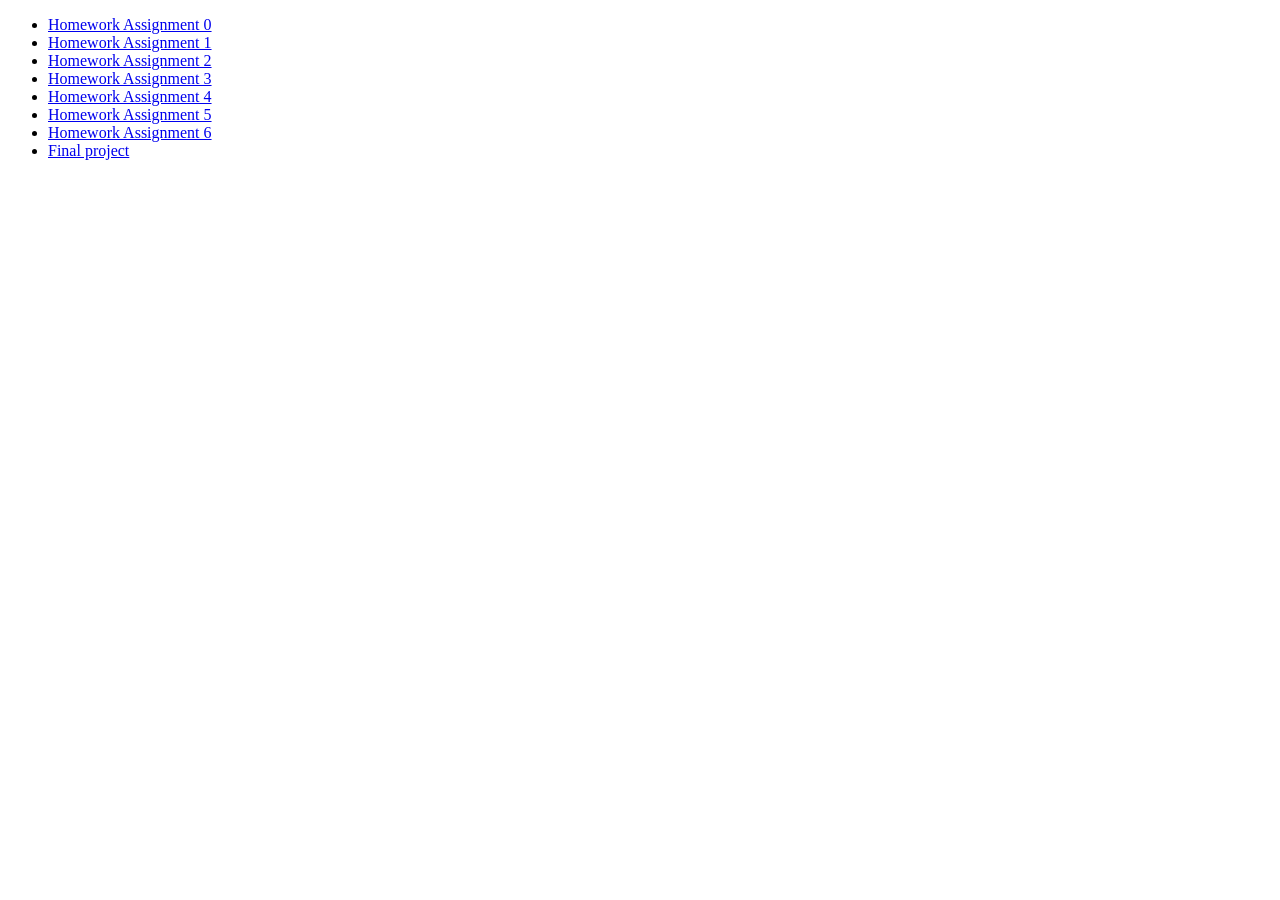
<file: index.html>
<!DOCTYPE html>
<html lang="en">
  <meta charset="UTF-8">
  <title>Page Title</title>
  
  <body>

    <ul>
      <li><a href="solution-hw0">Homework Assignment 0</a></li>
      <li><a href="solution-hw1/index.html">Homework Assignment 1</a></li>
      <li><a href="solution-hw2/index.html">Homework Assignment 2</a></li>
      <li><a href="solution-hw3/index.html">Homework Assignment 3</a></li>
      <li><a href="solution-hw4/index.html">Homework Assignment 4</a></li>
      <li><a href="solution-hw5/index.html">Homework Assignment 5</a></li>
      <li><a href="solution-hw6/index.html">Homework Assignment 6</a></li>
      <li><a href="final-project/index.html">Final project</a></li>
    </ul>

  </body>
</html>
</file>
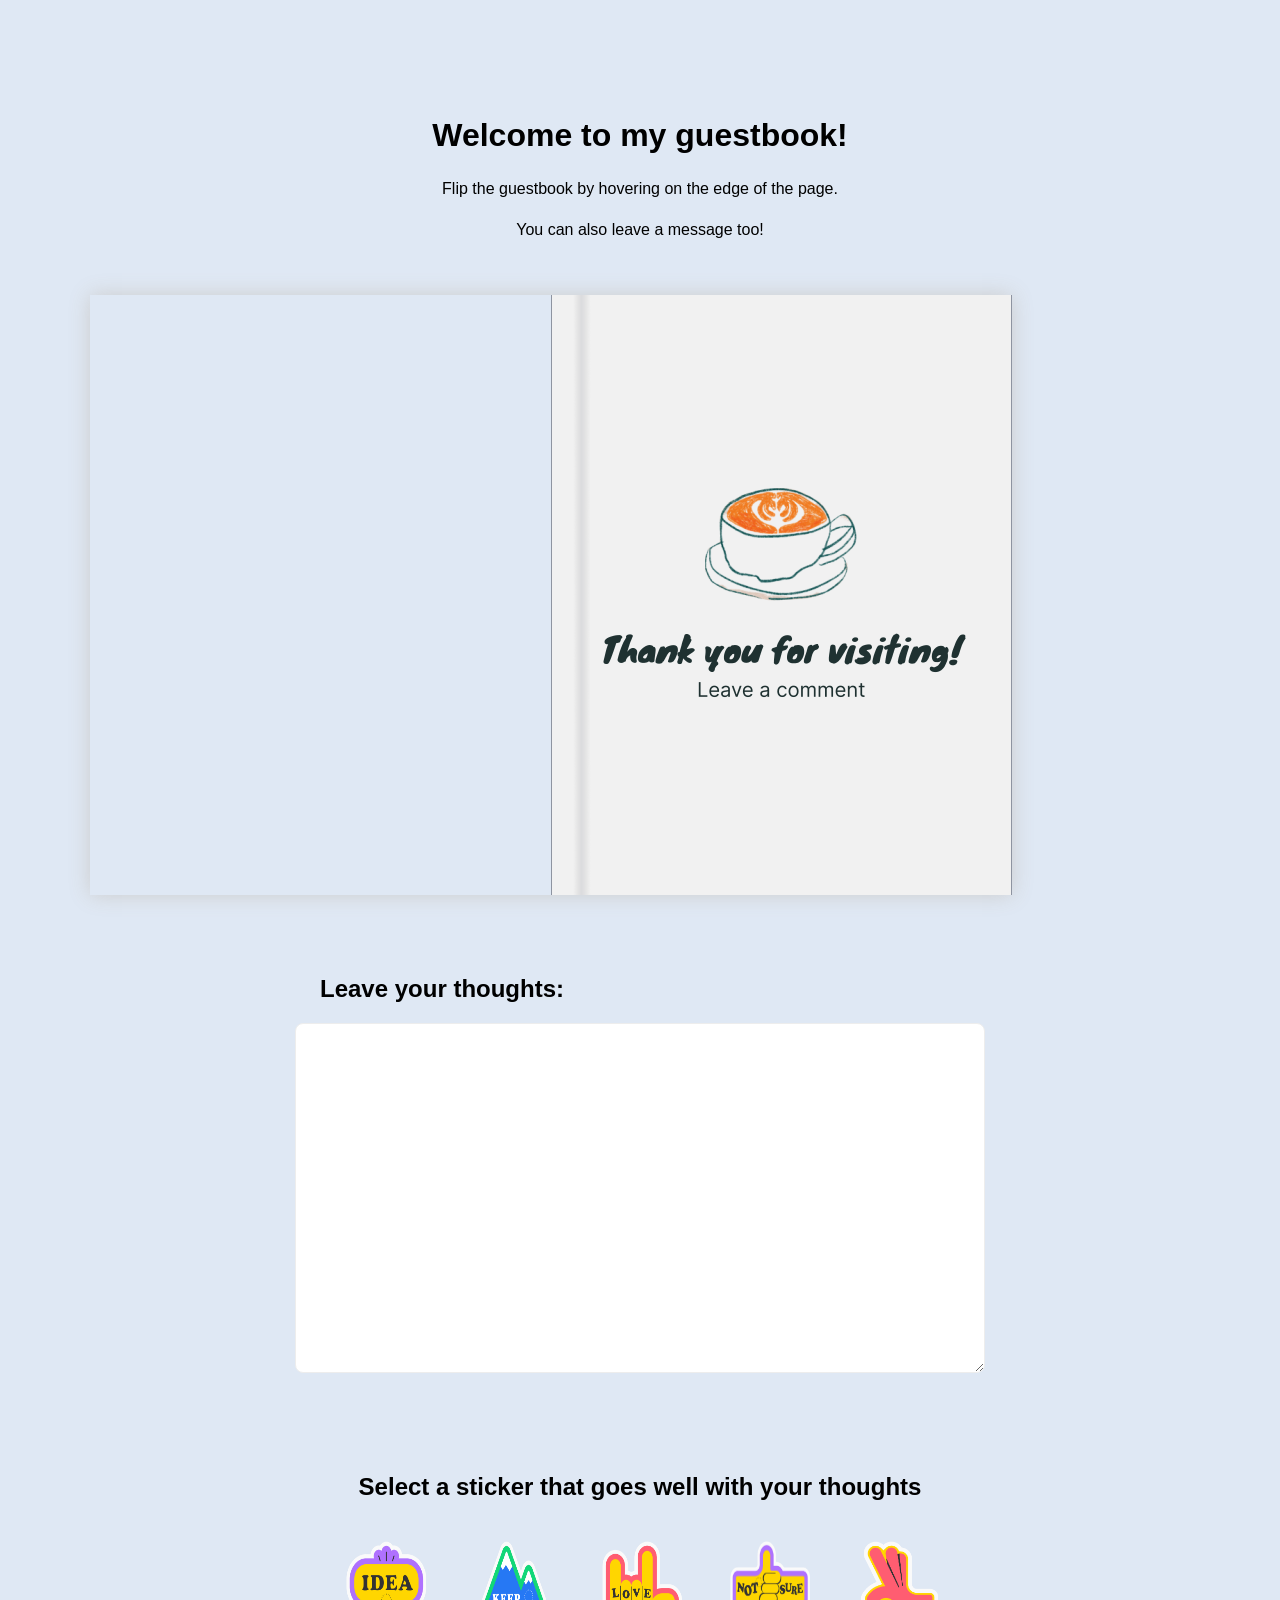
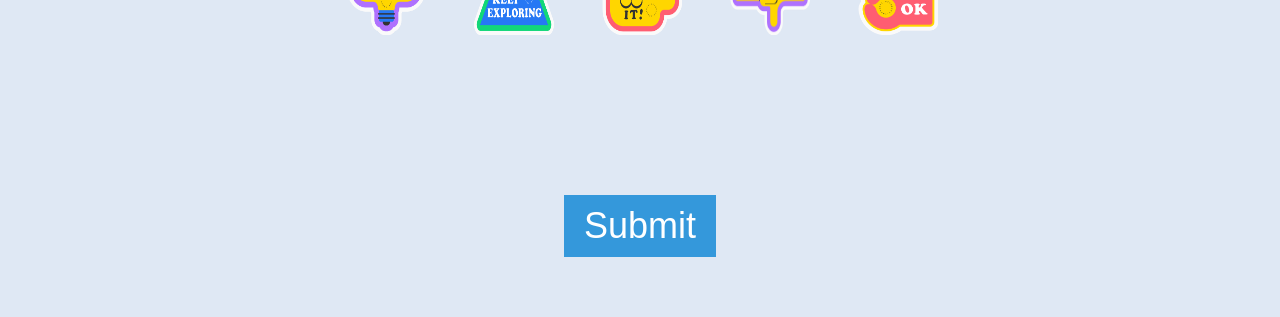
<file: final-project/index.html>
<!DOCTYPE html>
<html lang="en">
  <meta name="viewport" content="width = 1050, user-scalable = no" />
  <link href="style.css" rel="stylesheet" type="text/css">
  <script src="turnjs4/extras/jquery.min.1.7.js"></script>
  <script src="turnjs4/extras/modernizr.2.5.3.min.js"></script>
  <script src="turnjs4/lib/turn.js"></script>
  <script src="turnjs4/lib/turn.html4.min.js"></script>
  
  <script src="main.js" defer></script>

  <title>Guest book</title>



  <body>

      <div class="container"> 
        <div class = "introduction">
          <h1>Welcome to my guestbook!</h1>
          <p>Flip the guestbook by hovering on the edge of the page.</p>
          <p>You can also leave a message too!</p>
        </div>
        <div class="flipbook">
        
          <div class="cover">
          </div>
        
          <div class="page">
              <p class="comment">Your portfolio is impressive! I really like the way you blend creativity and functionality in your designs. Each project tells a unique story, and it's clear you put thought into every detail. Keep up the great work!</p>
              <img src="stickers/idea.png" alt="placeholder sticker" width="150" class="sticker">
          </div>

          <div class="page">
            <p class="comment">Really loving your portfolio! Your designs are clean and eye-catching. Great job on the attention to detail.</p>
            <img src="stickers/keep-exploring.png" alt="placeholder sticker" width="150" class="sticker">
          </div>

          <div class="page">
            <p class="comment">Impressed by your work! Your designs have a nice balance and simplicity that stands out. Looking forward to seeing more.</p>
            <img src="stickers/love-it.png" alt="placeholder sticker" width="150" class="sticker">
          </div>

          <div class="page">
            <p class="comment">I wonder if it will be better to place your final iterations at the top of the project page.</p>
            <img src="stickers/not-sure.png" alt="placeholder sticker" width="150" class="sticker">
          </div>
          
        </div> 
      </div>

      <label for="new-comment" id = "instruction">Leave your thoughts:</label>
      <textarea id="new-comment" name="comment" rows="4" cols="50"></textarea>
    
      <section class="container">
        <h2>Select a sticker that goes well with your thoughts</h2>
        
        <div id="sticker-set">
        <input type="radio" id="idea" value="idea" name="sticker-set">
            <label for="idea"> <img src="stickers/idea.png" alt="lightbulb-lablled-idea-sticker" width="80" ></label><br>
    
        <input type="radio" id="keep-exploring" value="keep-exploring" name="sticker-set">
            <label for="keep-exploring"> <img src="stickers/keep-exploring.png" alt="keep-exploring-sticker" width="80" ></label><br>  
    
        <input type="radio" id="love-it" value="love-it" name="sticker-set">
            <label for="love-it"> <img src="stickers/love-it.png" alt="love-it-sticker" width="80" ></label><br>      
    
        <input type="radio" id="not-sure" value="not-sure" name="sticker-set">
            <label for="not-sure"> <img src="stickers/not-sure.png" alt="not-sure-sticker" width="80" ></label><br>  
    
        <input type="radio" id="ok" value="ok" name="sticker-set">
            <label for="ok"> <img src="stickers/ok.png" alt="OK-sticker" width="80" ></label><br>  
        </div>
    
    </section>
    
    
      <div class="container">
        <button type="button" id="submit">Submit</button>
      </div>

  </body>

</html>
</file>
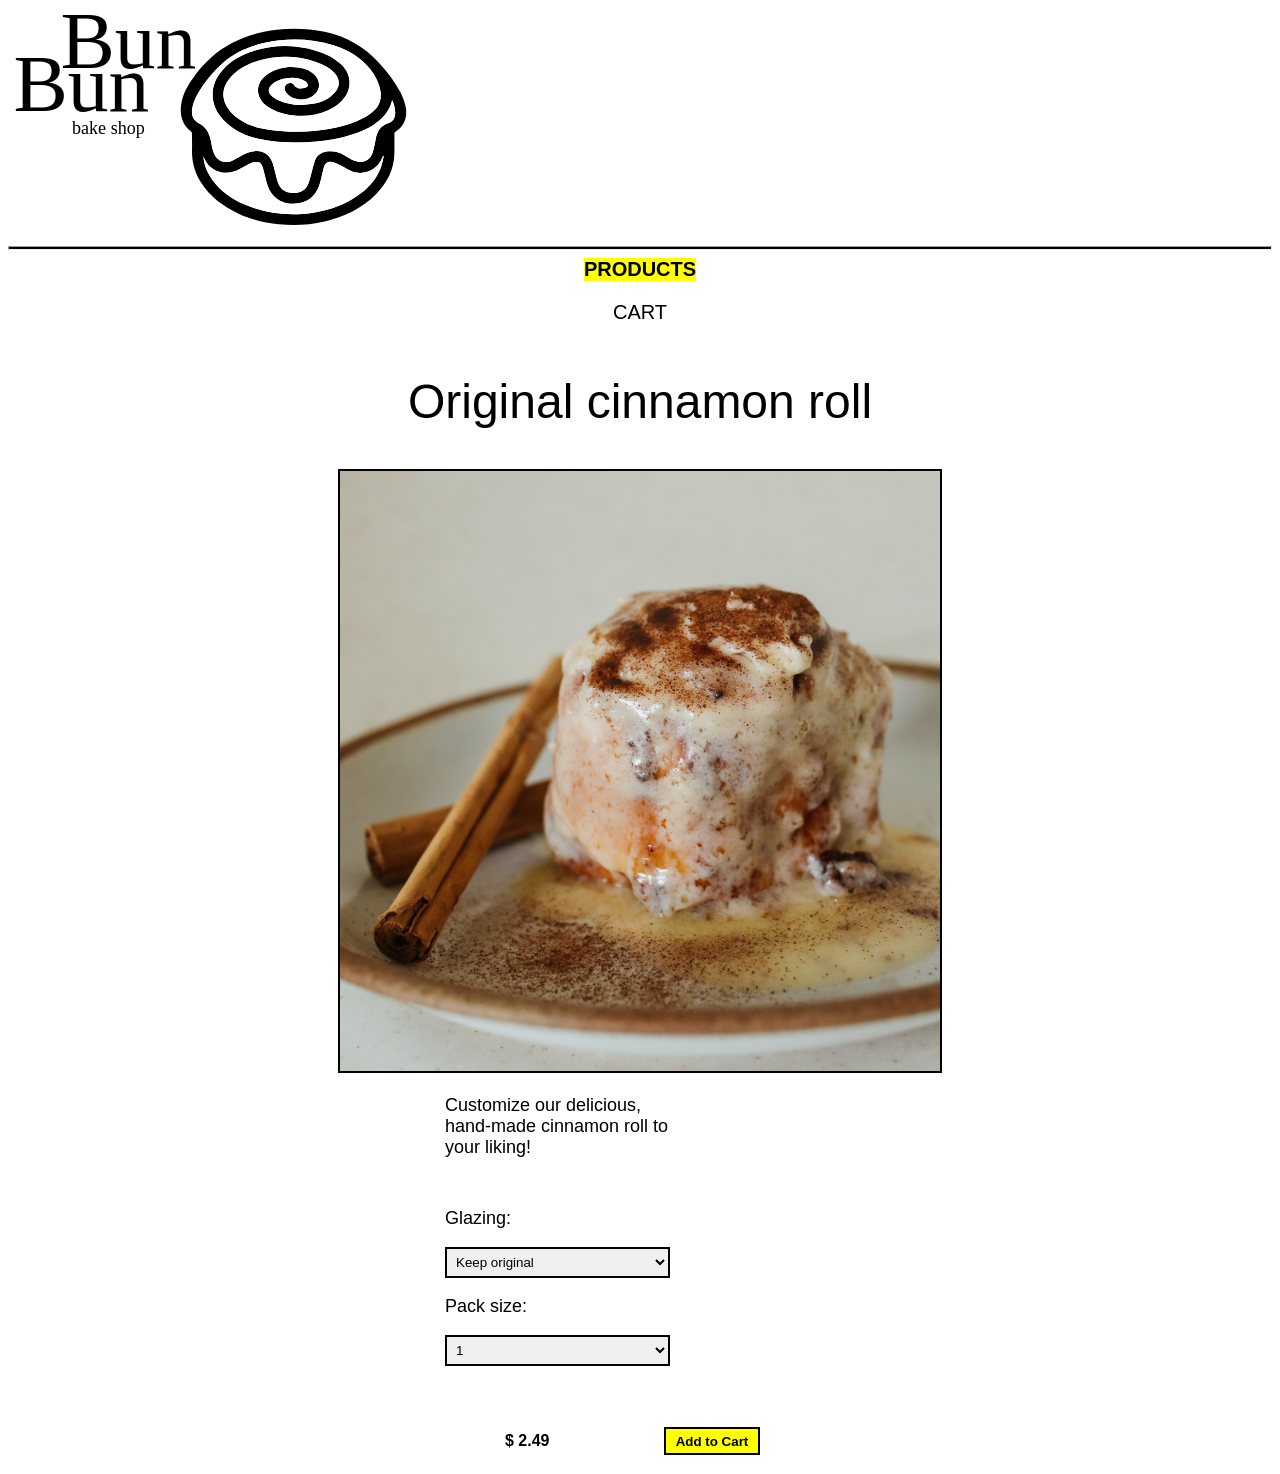
<file: solution-hw1/Product-detail.html>
<!DOCTYPE html>
<html lang="en">
  <meta charset="UTF-8">
  <link href="style.css" rel="stylesheet" type="text/css">
  <title>Product details</title>
  
  <body>
    <header>
      <a href="index.html"><img src="assets/logo-01.svg" alt="logo-01" width="400" class="logo"></a>
      <hr>
    </header>
    
    <nav class="nav">
      <a href="index.html"><h3 class="activeNav">PRODUCTS</h3></a>
      <a href="Shopping-cart.html"><h3>CART</h3></a>
    </nav>

    <section class="container">
      <h1>Original cinnamon roll</h1>

      <section class="productDetailList">
        <img src="assets/original-cinnamon-roll.jpg" alt="original-cinnamon-roll" width="600" class="product">

        <div id="customiseDesc">
          <p>Customize our delicious, hand-made cinnamon roll to your liking!</p>

          <section class="dropdown">
            <section>
              <div>
                <p>Glazing:</p>
              </div>
              
              <div class="select">
              <select name="glazing">
              <option value="Keep_original">Keep original</option>
              <option value="Sugar_milk">Sugar milk</option>
              <option value="Vanilla_milk">Vanilla milk</option>
              <option value="Double_chocolate">Double chocolate</option>
              </select>
              </div>
            </section>

            <section>
              <div>
                <p>Pack size:</p>
              </div>

              <div class="select">
              <select name="packsize">
              <option value="1">1</option>
              <option value="3">3</option>
              <option value="6">6</option>
              <option value="12">12</option>
              </select>
              </div>
            </section>
          </section>
        </div>

            
        <div class="summary">
          <p id="price">$ 2.49</p>
          <button type="button">Add to Cart</button>
        </div>
      </section>

    </section>

  </body>
</html>
</file>
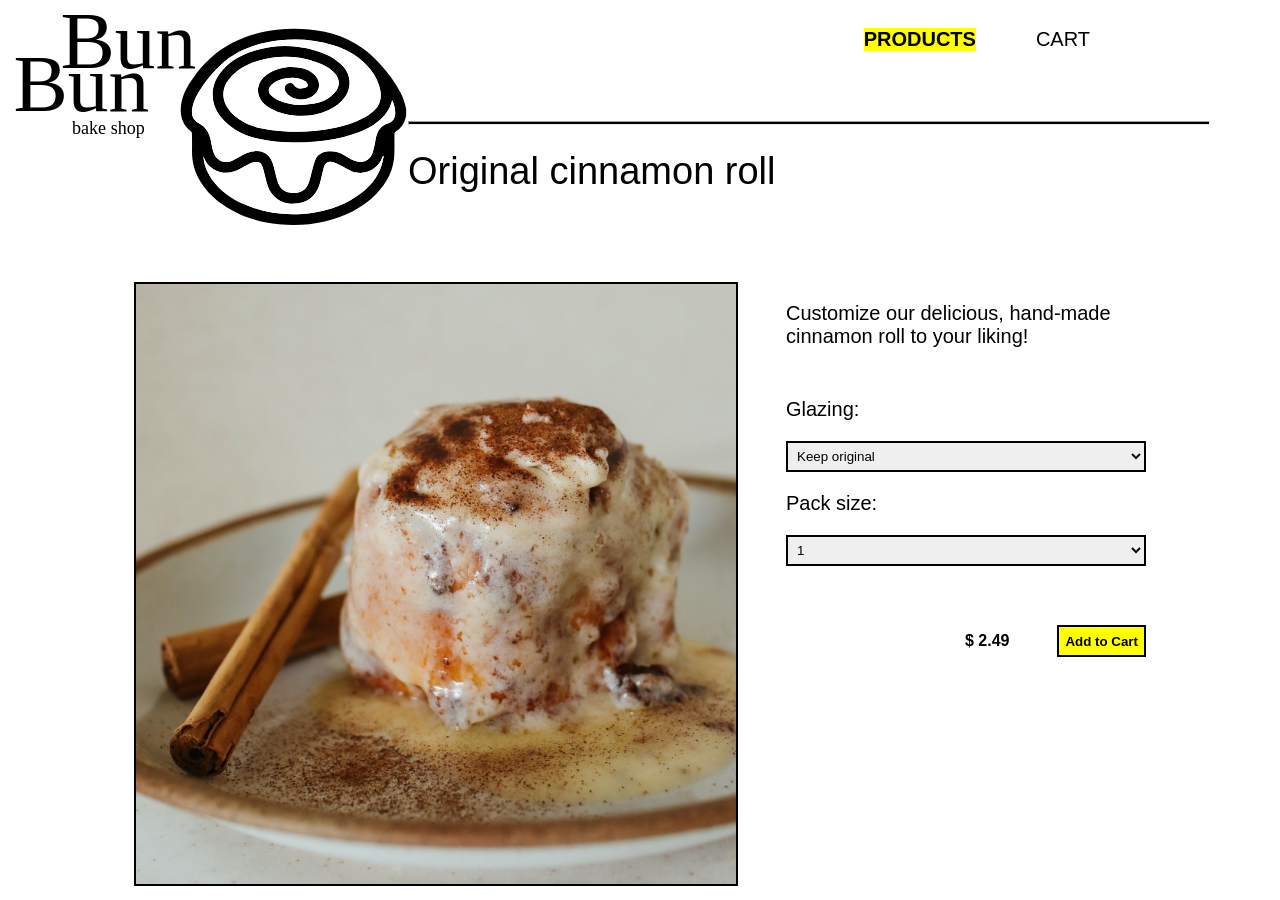
<file: solution-hw2/Product-detail.html>
<!DOCTYPE html>
<html lang="en">
  <meta charset="UTF-8">
  <link href="style.css" rel="stylesheet" type="text/css">
  <script src="main.js" defer ></script>
  <title>Product details</title>
  
  <body>
    <header>
      <a href="index.html"><img src="assets/logo-01.svg" alt="logo-01" width="400" class="logo"></a>
      <div>
        <nav class="nav">
          <a href="index.html"><h3 class="activeNav">PRODUCTS</h3></a>
          <a href="Shopping-cart.html"><h3>CART</h3></a>
        </nav>
        <hr>
        <h1>Original cinnamon roll</h1>
      </div>
    </header>

    <div class="container">

      <div class="productDetailList">
        <img src="assets/original-cinnamon-roll.jpg" alt="original-cinnamon-roll" width="600" class="product">

        <div id="customiseDesc">
          <p>Customize our delicious, hand-made cinnamon roll to your liking!</p>

          <div class="dropdown">
            <div>
              <div>
                <p>Glazing:</p>
              </div>
              
              <div id = "dropdownParentGlazing">
              </div>
              <!--
                <div class="select">
                <select name="glazing">
                <option value="Keep_original">Keep original</option>
                <option value="Sugar_milk">Sugar milk</option>
                <option value="Vanilla_milk">Vanilla milk</option>
                <option value="Double_chocolate">Double chocolate</option>
                </select>
                </div>
              -->

            </div>

            <div>
              <div>
                <p>Pack size:</p>
              </div>

              <div id = "dropdownParentPack">
              </div>
              <!--
              <div class="select">
              <select name="packsize">
              <option value="1">1</option>
              <option value="3">3</option>
              <option value="6">6</option>
              <option value="12">12</option>
              </select>
              </div>
              -->

            </div>

            <div class="summary">
              <p id="price">$ 2.49</p>
              <button type="button">Add to Cart</button>
            </div>

          </div>
        </div>

      </div>

    </div>

  </body>
</html>
</file>
<file: final-project/style.css>
body{
	background-color:#DFE8F4;
	margin:auto;
	width: 100%;
	
}

#submit{
	background-color: #3498db;
	color: #fff;
	padding: 10px 20px;
	text-decoration: none;
	border: none;
	cursor: pointer;
	font-size: 36px;
}

.container{
    text-align: center;
    margin: auto;
	width: 50%;
	padding: 60px;
}

.introduction{
	margin: auto;
	width:80%;
	padding: 36px;
}

.introduction > p{
	text-align: center;
}

p{
	text-align: left;
	font-size: 16px;
	line-height: 160%;
}

.comment{
	width:50%;
	background-color: #fff;
	padding: 16px;
}

*{
	font-family: Arial, Helvetica, sans-serif;
}

.flipbook{
	width: 50%;
	margin: auto;
	display: flex;
	flex-direction: column;
	align-items: center;
	overflow: hidden;
	position: relative;
	margin: auto;
	box-shadow: 0 0 20px #ccc;
	background-size: cover;
	background-position: center;
	height: 100vh;
}

#sticker-set{
	display: flex;
	flex-wrap: wrap;
	text-align: center;
	margin: 20px auto; 
}

#new-comment{
	width:50%;
	height: 300px;
	display: flex;
	flex-wrap: wrap;
	text-align: left top;
	margin: 20px auto; 
	border-radius: 8px;
	border-color: #ededed;
	padding: 24px;
	
}

label{
	text-align: center;
	margin: 20px auto;
	display: flex;
	flex-wrap: wrap;
	width:50%;
	font-size: 24px;
	font-weight: 800;
}

#sticker-set > label {
	width:auto;
}

.page{
	width:100%;
	height:100%;
	margin:auto;
	background-repeat:initial;
	background-size: contain;
	padding: 40px;
	background-image: url(book-assets/dot-preview.jpeg);
	background-color: #ccc;
	text-align: center; 
}

.flipbook .page .cover{
	-webkit-box-shadow:0 0 20px rgba(0,0,0,0.5);
	-moz-box-shadow:0 0 20px rgba(0,0,0,0.5);
	-ms-box-shadow:0 0 20px rgba(0,0,0,0.5);
	-o-box-shadow:0 0 20px rgba(0,0,0,0.5);
	box-shadow:0 0 20px rgba(0,0,0,0.5);
	width:541px;
	height:680px;
}

.flipbook .page img{
	-webkit-touch-callout: none;
	-webkit-user-select: none;
	-khtml-user-select: none;
	-moz-user-select: none;
	-ms-user-select: none;
	user-select: none;
}

.page > p{
	font-family:'Courier New', Courier, monospace;
}

.cover{
	background-color: transparent; 
	background-image: url(book-assets/book-mockup.png);
	background-size: cover;
	background-position: center;
	margin: auto;
	text-align: center;
	padding: 0;
	height: 100vh; 
	width: 100%; 
}

h3{
	font-size: 12px;
}

h2{
	font-size: 24px;
}

input[type="radio"] {
	display: none;
	visibility: hidden;
}

#sticker-set label:hover {
	transform: scale(1.2); 
  }

  input[type="radio"]:checked + label {
	background-color: cornflowerblue;
  }

  /* for mobile screen*/
  @media only screen and (max-width: 400px) { 
	.container {
		width: 80%; 
		padding: 20px; 
	}

	#sticker-set {
		display: flex;
		flex-direction: column;
		flex-wrap: wrap;
		text-align: center;
		margin: 20px auto; 
	}

	#sticker-set label {
		width: 100%; 
		margin: 10px 0; 
	}

	.flipbook {
		width: 100%; 
	}

	#new-comment {
		width: 100%; 
	}

}
</file>
<file: solution-hw1/style.css>
*{
    font-family: Helvetica, sans-serif;
    font-weight: 300;
}
#customiseDesc{
    width: 240px;
    text-align: left;
    padding-left: 150px;
    padding-right: 300px;
}

#price{
    font-weight: 800;
    font-size: 16px;
}

#checkOutBtn{
    background-color: yellow;
    padding-top:4px;
    padding-bottom: 4px;
    height: 48px;
    width: 200px;
    text-align: center;
    text-decoration: none;
    display: inline-block;
    border: 2px solid black;
    font-weight: 800;
    font-size: 18px;
}

#footerHr{
    margin-left: 100px;
    margin-right: 100px;
}

.activeNav{
    background-color: yellow;
    align-items: center;
    width: fit-content;
    margin: auto;
    font-weight: 800;
}

.cartDesc{
    line-height: 12px;
    padding-bottom: 2px;
}

.container{
    text-align: center;
    margin: auto;
}

.summary{
    text-align: right;
    margin-top: 50px;
    padding-left: 210px;
    padding-right: 225px;
    display: flex;
    align-items: center;
    justify-content: center;
    justify-content: space-between;
}

.productDetailList{
    text-align: center;
    margin: auto;
    width: fit-content;
}

.shoppingList{
    text-align: center;
    margin: auto;
    width: fit-content;
}

.cartItem{
    margin-bottom:110px;
    text-align: center;
}

.itemList{
    text-align: center;
    margin: auto;
    width: fit-content;
}

.item{
    margin-bottom:70px;
    text-align: left;
    width: fit-content;
    padding: 4px;
}

.product{
    border: 2px solid black;
}

.removeButton{
    font-size: 14px;
    text-decoration: underline;
}

.dropdown{
    margin-top:50px;
}

.item:hover{
    background-color: yellow;
    padding: 4px;
}

.itemLink{
    text-decoration: underline;
}

.itemLink:hover{
   font-weight: 800;
}

nav{
    text-align: center;
    margin-bottom: 50px;
}

:link{
    text-decoration: none;
    color: black;
}

:visited{
    text-decoration: none;
    color: black;
}

h1 {
    font-size: 48px;
}

h2{
    font-size: 36px;
}

h3{
    font-size: 20px;
}

p{
    font-size: 18px;
}

hr{
    height: 2px;
    background-color:black;
}

button{
    background-color: yellow;
    padding-top:4px;
    padding-bottom: 4px;
    height: 28px;
    width: 96px;
    text-align: center;
    text-decoration: none;
    display: inline-block;
    border: 2px solid black;
    font-weight: 800;
}

select{
    padding: 5px;
    top: 14px;
    right: 10px;
    width: 225px;
    border: 2px solid black;
}

.select-selected:after{
    position: absolute;
    content: "";
    top: 14px;
    right: 10px;
    width: 0;
    height: 0;
    border: 6px solid transparent;
    border-color: #fff transparent transparent transparent;
}
</file>
<file: solution-hw2/style.css>
*{
    font-family: Helvetica, sans-serif;
    font-weight: 300;
}
#customiseDesc{
    text-align: left;
    flex-grow: 1;
    width: 50%;
}

#price{
    font-weight: 800;
    font-size: 16px;
}

#checkOutBtn{
    background-color: yellow;
    padding-top:4px;
    padding-bottom: 4px;
    height: 80px;
    width: 200px;
    text-decoration: none;
    display: inline-block;
    border: 1px solid black;
    font-weight: 800;
    font-size: 18px;
}

#checkOutBtnDiv{
    text-align: right;
    margin: auto;
    margin-right: 20%;
}

#footerHr{
    margin: auto;
    width: 710px;
}

.cartTotal{
    display: flex;
    justify-content: flex-end;
    margin-right: 20%;
    gap: 360px;
}

.activeNav{
    background-color: yellow;
    align-items: center;
    width: fit-content;
    margin: auto;
    font-weight: 800;
}

.cartDesc{
    line-height: 12px;
    padding-bottom: 2px;
    text-align: left;
}

.container{
    text-align: center;
    margin: auto;
}

.summary{
    margin-top: 50px;
    display: flex;
    justify-content: flex-end;
    gap: 48px;
    align-items: center;
}

.productDetailList{
    display: flex;
    gap: 48px;
    justify-content: center;
    margin-left: 20%;
    margin-right: 20%;
}

.cartItem{
    position:relative;
    display: flex;
    justify-content: space-between;
    margin-bottom:24px;
    margin-left: 20%;
    margin-right: 20%;
}

.flexChild{
    display: flex;
    gap: 36px;
}

.itemList{
    text-align: center;
    margin: auto;
    display: flex;
    flex-wrap: wrap;
    justify-content: center;
    
}

.item{
    margin-bottom:70px;
    text-align: left;
    width: fit-content;
    padding: 4px;
}

.product{
    border: 2px solid black;
}

.removeButton{
    text-decoration: underline;
    margin-left: 20%;
    margin-right: 20%;
    text-align: left;
    font-weight: 800;
}

.dropdown{
    margin-top:50px;
}

.item:hover{
    background-color: yellow;
    padding: 4px;
}

.item:hover .itemLink{
    font-weight: 800;
}

.itemLink{
    text-decoration: underline;
}


header{
    display: flex;
    margin-bottom: 48px;
}

nav{
    margin-bottom: 50px;
    display: flex;
    justify-content: flex-end;
    gap: 60px;
    padding-right: 120px;
}

:link{
    text-decoration: none;
    color: black;
    display: flex;
}

:visited{
    text-decoration: none;
    color: black;
}

h1 {
    font-size: 38px;
}

h2{
    font-size: 36px;
}

h3{
    font-size: 20px;
}

p{
    font-size: 20px;
}

hr{
    height: 2px;
    width: 800px;
    background-color:black;
}

button{
    background-color: yellow;
    padding-top:4px;
    padding-bottom: 4px;
    height: 32px;
    text-align: center;
    text-decoration: none;
    display: inline-block;
    border: 2px solid black;
    font-weight: 800;
}

select{
    padding: 5px;
    top: 14px;
    right: 10px;
    width: 360px;
    border: 2px solid black;
}

.select-selected:after{
    position: absolute;
    content: "";
    top: 14px;
    right: 10px;
    width: 0;
    height: 0;
    border: 6px solid transparent;
    border-color: #fff transparent transparent transparent;
}
</file>
